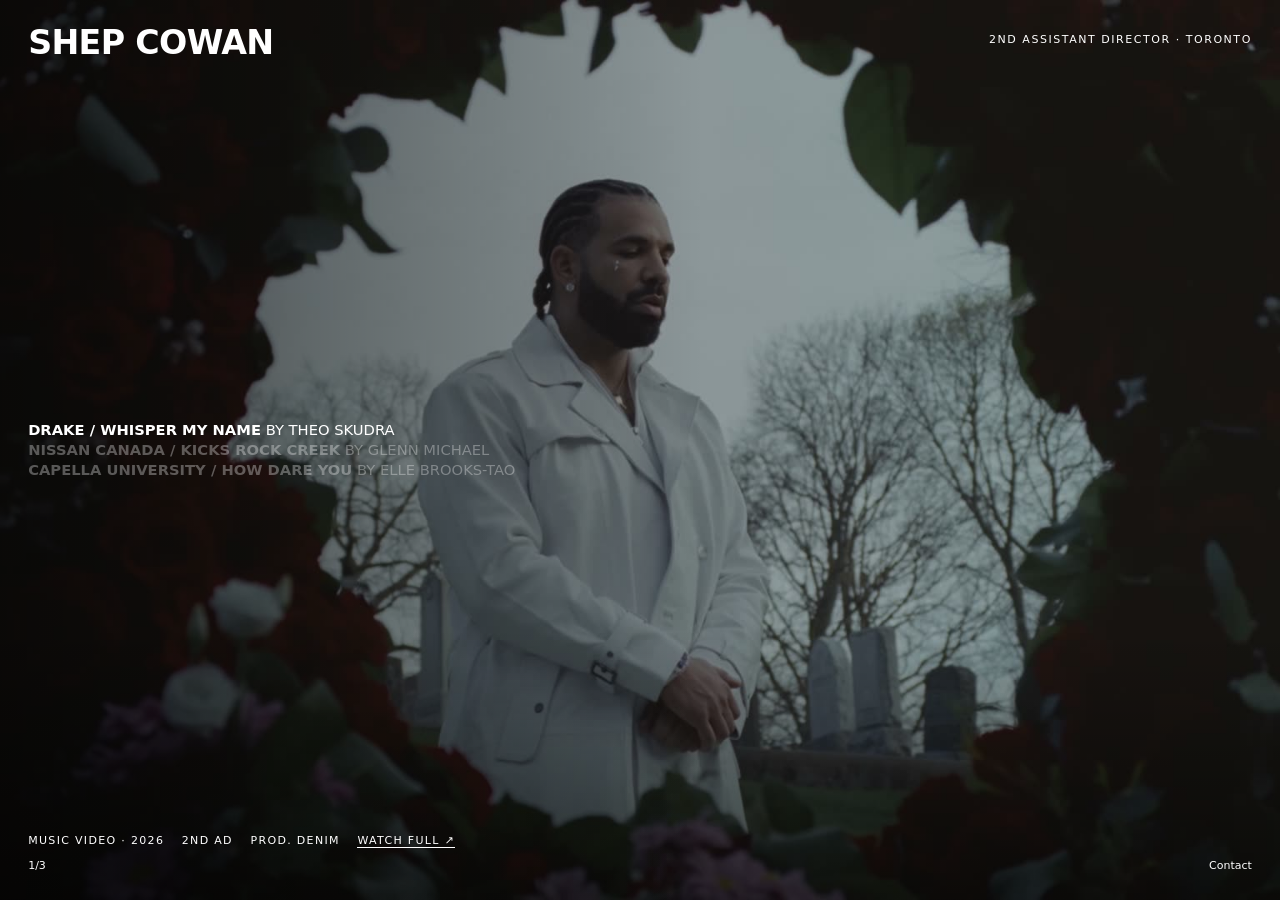
<file: index.html>
<!doctype html>
<html lang="en">
<head>
  <meta charset="utf-8">
  <meta name="viewport" content="width=device-width, initial-scale=1, viewport-fit=cover">
  <!-- Browsers may only load this site's own files, plus Google Fonts -->
  <meta http-equiv="Content-Security-Policy" content="default-src 'none'; script-src 'self'; style-src 'self' https://fonts.googleapis.com; font-src https://fonts.gstatic.com; img-src 'self'; media-src 'self'; base-uri 'none'; form-action 'none'">
  <meta name="referrer" content="strict-origin-when-cross-origin">
  <title>Shep Cowan — Film</title>
  <meta name="description" content="Shep Cowan — Second Assistant Director on commercials and music videos in Toronto.">
  <link rel="icon" href="favicon.png" type="image/png">
  <link rel="apple-touch-icon" href="apple-touch-icon.png">
  <link rel="preconnect" href="https://fonts.googleapis.com">
  <link rel="preconnect" href="https://fonts.gstatic.com" crossorigin>
  <link href="https://fonts.googleapis.com/css2?family=Archivo:wdth,wght@62..125,100..900&display=swap" rel="stylesheet">
  <!-- Bump ?v= whenever styles.css or the scripts change so browsers don't use a stale copy -->
  <link rel="stylesheet" href="styles.css?v=11">
  <script src="intro-flag.js?v=11"></script>
</head>
<body class="film">

  <div class="intro" id="intro" aria-hidden="true">
    <span class="wordmark intro-mark">Shep Cowan</span>
  </div>

  <header class="top">
    <a class="wordmark" href="./">Shep Cowan</a>
    <p class="role"><span class="long">2nd Assistant Director</span><span class="short">2nd AD</span> &middot; Toronto</p>
  </header>

  <!-- Fixed index of projects; the active one is bright, the rest fade back -->
  <nav class="index" aria-label="Projects">
    <ol id="index-list"></ol>
  </nav>

  <main id="reel" class="reel"></main>

  <footer class="bottom">
    <span class="counter" id="counter" aria-live="polite">1/1</span>
    <a id="contact-link" href="#contact">Contact</a>
  </footer>

  <script src="film.js?v=11"></script>
  <script src="intro.js?v=11"></script>
</body>
</html>
</file>
<file: styles.css>
:root {
  --ink: #0b0b0b;
  --paper: #f7f6ef;
  --white: #fff;
  --dim: rgba(255, 255, 255, 0.32);
  --gutter: clamp(16px, 2.2vw, 32px);
  --small: clamp(11px, 0.85vw, 13px);
}

* { box-sizing: border-box; margin: 0; padding: 0; }

html, body { height: 100%; }

body {
  font-family: "Archivo", system-ui, sans-serif;
  font-variation-settings: "wdth" 100;
  background: var(--ink);
  color: var(--white);
  -webkit-font-smoothing: antialiased;
}

a { color: inherit; text-decoration: none; }

/* ---------- Fixed chrome ---------- */

.top, .bottom, .index {
  position: fixed;
  z-index: 10;
  left: var(--gutter);
  right: var(--gutter);
  pointer-events: none;
}
.top a, .bottom a, .index a { pointer-events: auto; }

.top {
  top: var(--gutter);
  display: flex;
  justify-content: space-between;
  align-items: flex-start;
}

.wordmark {
  font-weight: 900;
  font-variation-settings: "wdth" 125;
  font-size: clamp(22px, 2.6vw, 40px);
  line-height: 0.9;
  letter-spacing: -0.02em;
  text-transform: uppercase;
  white-space: nowrap;
}

.role {
  font-size: var(--small);
  font-weight: 300;
  font-variation-settings: "wdth" 125;
  letter-spacing: 0.14em;
  text-transform: uppercase;
  text-align: right;
  white-space: nowrap;
  padding-top: 0.4em;
}
.role .short { display: none; }

.index {
  top: 50%;
  transform: translateY(-50%);
  right: auto;
  max-width: min(720px, 70vw);
}
.index ol { list-style: none; }
.index li {
  font-size: clamp(13px, 1.15vw, 17px);
  line-height: 1.35;
  text-transform: uppercase;
  color: var(--dim);
  transition: color 0.4s ease;
}
.index li b { font-weight: 700; }
.index li.active { color: var(--white); }
.index a:hover { color: var(--white); }

.bottom {
  bottom: var(--gutter);
  display: flex;
  justify-content: space-between;
  align-items: flex-end;
  font-size: var(--small);
}
.counter { font-variant-numeric: tabular-nums; }

/* ---------- Reel ---------- */

.reel {
  height: 100vh;
  height: 100svh;
  overflow-y: auto;
  scroll-snap-type: y mandatory;
  overscroll-behavior: contain;
}

.slide {
  position: relative;
  height: 100vh;
  height: 100svh;
  scroll-snap-align: start;
  scroll-snap-stop: always;
  overflow: hidden;
  background: var(--ink);
}

.slide video {
  position: absolute;
  inset: 0;
  width: 100%;
  height: 100%;
  object-fit: cover;
}

/* Darkens the left edge and bottom so the text stays readable over any footage */
.shade {
  position: absolute;
  inset: 0;
  background:
    linear-gradient(90deg, rgba(0,0,0,0.55) 0%, rgba(0,0,0,0) 55%),
    linear-gradient(0deg, rgba(0,0,0,0.5) 0%, rgba(0,0,0,0) 30%);
}

.meta {
  position: absolute;
  left: var(--gutter);
  bottom: calc(var(--gutter) + 2.2em);
  display: flex;
  gap: 1.6em;
  font-size: var(--small);
  font-weight: 300;
  font-variation-settings: "wdth" 125;
  letter-spacing: 0.12em;
  text-transform: uppercase;
}
.meta a {
  font-weight: 500;
  border-bottom: 1px solid currentColor;
}

/* ---------- Contact ---------- */

.contact {
  height: 100vh;
  height: 100svh;
  scroll-snap-align: start;
  scroll-snap-stop: always;
  display: flex;
  flex-direction: column;
  justify-content: center;
  padding: 0 var(--gutter);
  background: var(--ink);
}
.contact p {
  font-size: var(--small);
  font-weight: 300;
  font-variation-settings: "wdth" 125;
  letter-spacing: 0.14em;
  text-transform: uppercase;
  margin-bottom: 1.2em;
}
.contact a {
  align-self: flex-start;
  font-weight: 900;
  font-variation-settings: "wdth" 125;
  font-size: min(6.4vw, 104px);
  line-height: 1.1;
  letter-spacing: -0.02em;
  text-decoration: underline transparent 0.06em;
  text-underline-offset: 0.12em;
  transition: text-decoration-color 0.3s ease;
}
.contact a:hover,
.contact a:focus-visible { text-decoration-color: currentColor; }

.index, .counter { transition: opacity 0.4s ease; }
.on-contact .index,
.on-contact .counter { opacity: 0; }
.on-contact .index a { pointer-events: none; }

/* ---------- Intro ---------- */

.intro { display: none; }
.intro-on .intro {
  display: block;
  position: fixed;
  inset: 0;
  z-index: 100;
  background: #fff;
  cursor: pointer;
}
.intro-mark {
  position: fixed;
  color: #000;
  opacity: 0;
  transform-origin: center;
}
.intro-on .top .wordmark { visibility: hidden; }

/* ---------- Mobile ---------- */

@media (max-width: 700px) {
  .top { flex-direction: column; gap: 0.3em; }
  .role { text-align: left; }
  .role .long { display: none; }
  .role .short { display: inline; }
  .index {
    top: auto;
    bottom: calc(var(--gutter) + 6.5em);
    transform: none;
    max-width: none;
    right: var(--gutter);
  }
  .meta { flex-wrap: wrap; gap: 0.4em 1.2em; }
  .shade {
    background: linear-gradient(0deg, rgba(0,0,0,0.75) 0%, rgba(0,0,0,0) 60%);
  }
}

@media (prefers-reduced-motion: reduce) {
  .index li { transition: none; }
}
</file>
